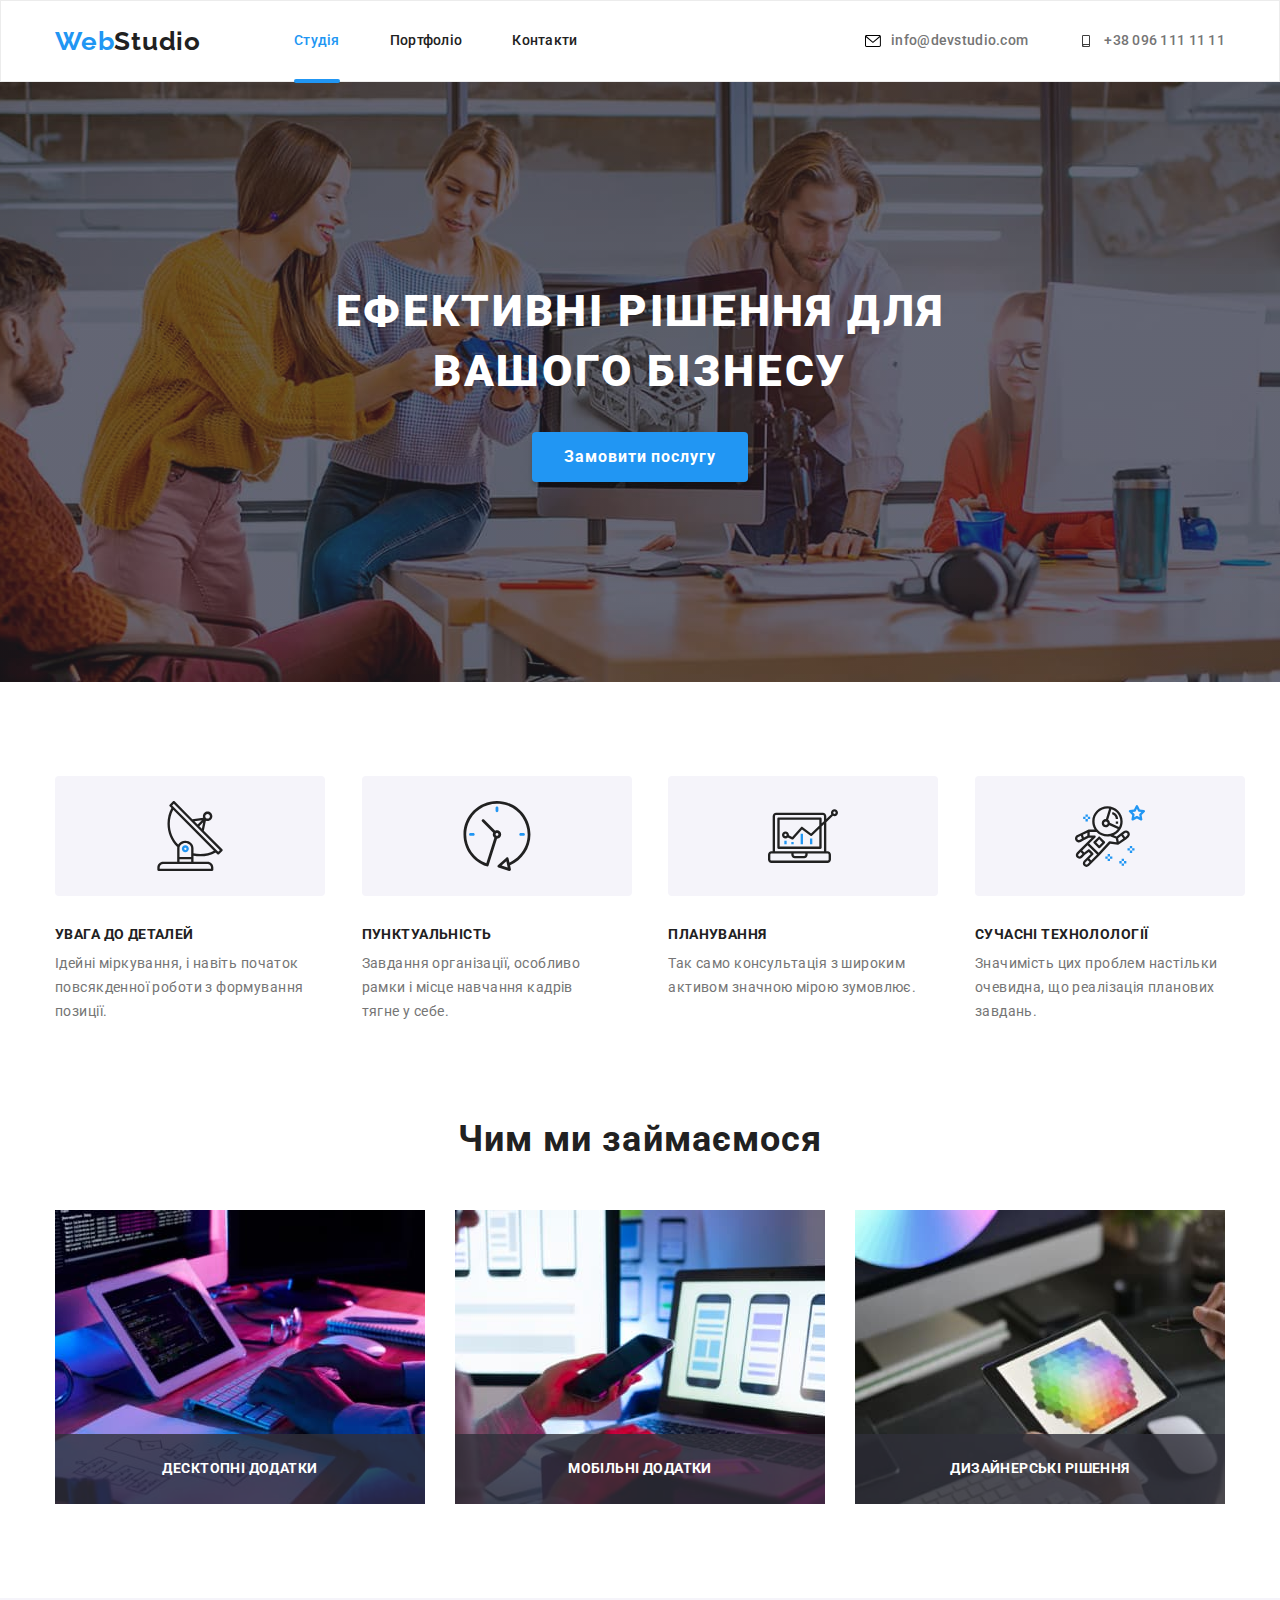
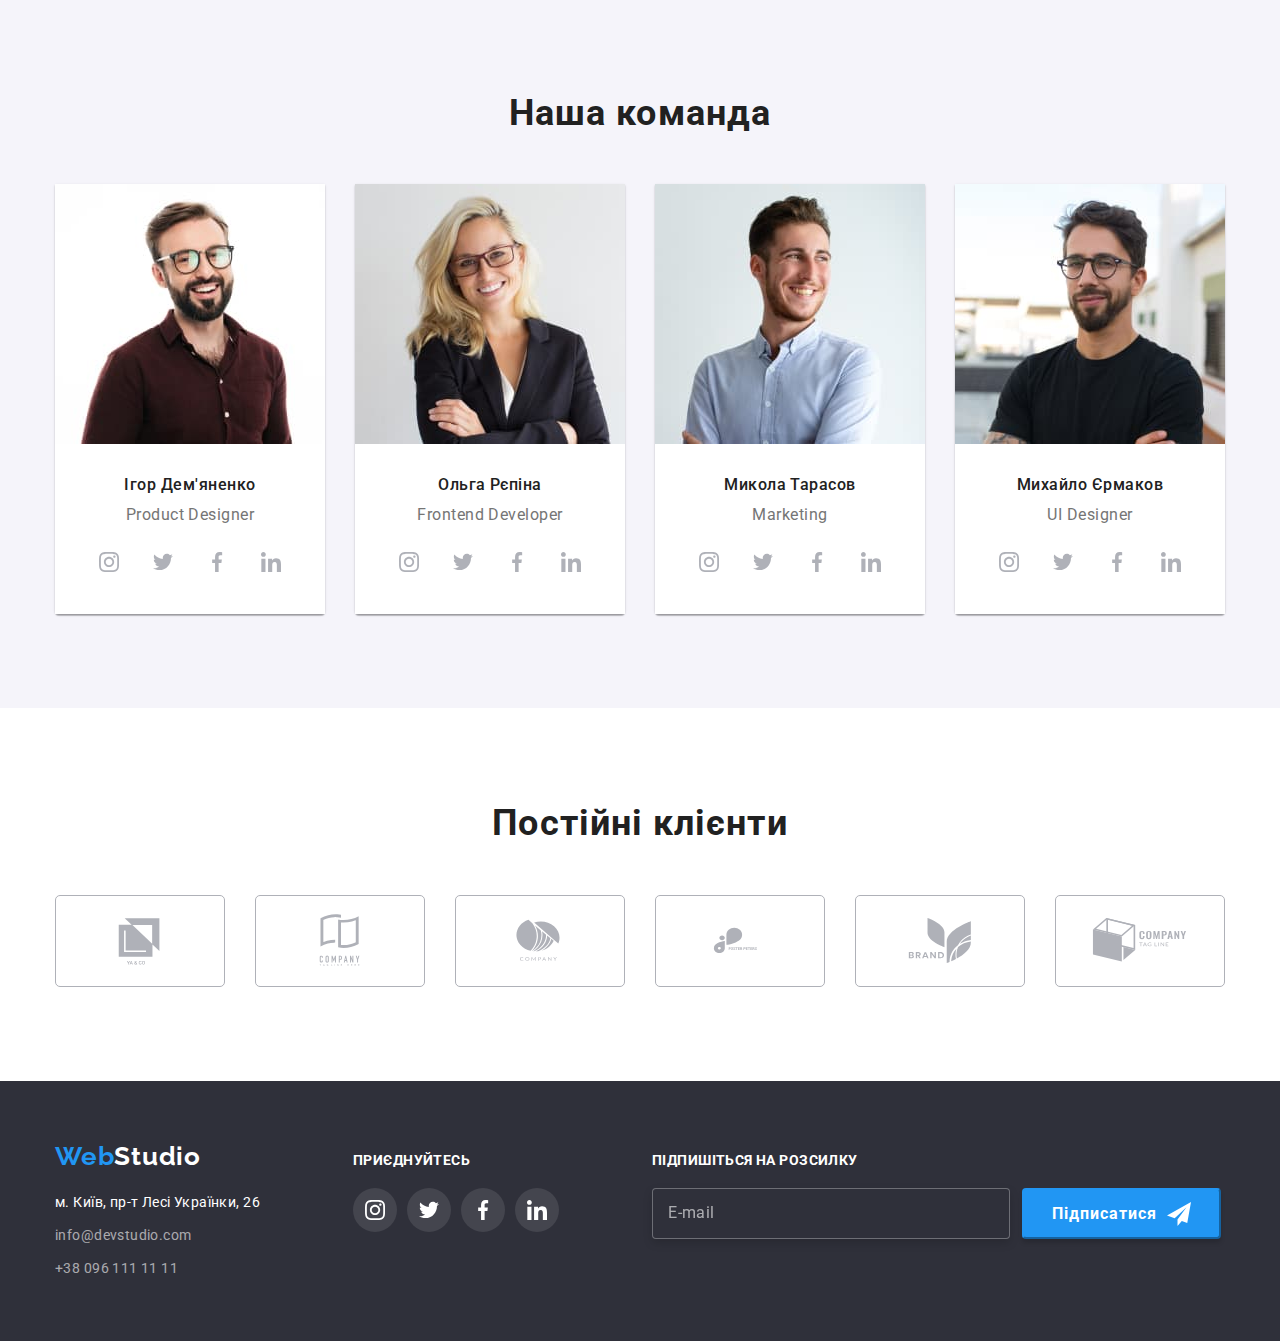
<file: index.html>
<!DOCTYPE html>
<html lang="uk">
  <head>
    <meta charset="UTF-8" />
    <meta http-equiv="X-UA-Compatible" content="IE=edge" />
    <meta name="viewport" content="width=device-width, initial-scale=1.0" />
    <title>WebStudio</title>
    <link rel="preconnect" href="https://fonts.googleapis.com" />
    <link rel="preconnect" href="https://fonts.gstatic.com" crossorigin />
    <link
      href="https://fonts.googleapis.com/css2?family=DotGothic16&family=PT+Sans+Narrow:wght@400;700&family=Raleway:wght@700&family=Roboto:wght@400;500;700;900&display=swap"
      rel="stylesheet"
    />
    <link
      rel="stylesheet"
      href="https://cdnjs.cloudflare.com/ajax/libs/modern-normalize/1.1.0/modern-normalize.min.css"
    />
    <link rel="stylesheet" href="./css/styles.css" />
  </head>

  <body>
    <!-- Шапка сайта -->
    <header class="page-header">
      <div class="container">
        <nav class="site-nav">
          <!-- Логотип -->
          <a href="./index.html" class="site-nav-logo link"
            >Web<span class="site-nav-logo-studio">Studio</span></a
          >
          <!-- Навигация сайта-->
          <ul class="site-nav-list list">
            <li class="site-nav-item">
              <a href="./index.html" class="link current">Студія</a>
            </li>
            <li class="site-nav-item"><a href="./portfolio.html" class="link">Портфоліо</a></li>
            <li class="site-nav-item"><a href="/" class="link">Контакти</a></li>
          </ul>
        </nav>
        <!-- Контакты -->
        <ul class="contact-list list">
          <li class="contact-list-item">
            <a href="mailto:info@devstudio.com" class="link">
              <svg width="16" height="12" class="contact-icon">
                <use href="./images/svg/icons.svg#icon-email"></use></svg
              >info@devstudio.com</a
            >
          </li>
          <li class="contact-list-item">
            <a href="tel:+380961111111" class="link">
              <svg width="16" height="12" class="contact-icon">
                <use href="./images/svg/icons.svg#icon-phone"></use></svg
              >+38 096 111 11 11</a
            >
          </li>
        </ul>
      </div>
    </header>

    <main>
      <!-- Герой -->

      <section class="hero">
        <div class="container">
          <h1 class="section-title">Ефективні рішення для вашого бізнесу</h1>
          <button type="button" class="hero-button" data-modal-open>Замовити послугу</button>
        </div>
      </section>

      <!-- Преимущества -->

      <section class="benefits">
        <div class="container">
          <h2 class="section-title visually-hidden">Наші переваги</h2>
          <ul class="benefits-list list">
            <li class="benefits-item">
              <div class="benefits-icon">
                <svg width="70" height="70">
                  <use href="./images/svg/icons.svg#icon-antenna"></use>
                </svg>
              </div>
              <h3 class="title">Увага до деталей</h3>
              <p class="descr">
                Ідейні міркування, і навіть початок повсякденної роботи з формування позиції.
              </p>
            </li>
            <li class="benefits-item">
              <div class="benefits-icon">
                <svg width="70" height="70">
                  <use href="./images/svg/icons.svg#icon-clock"></use>
                </svg>
              </div>
              <h3 class="title">Пунктуальність</h3>
              <p class="descr">
                Завдання організації, особливо рамки і місце навчання кадрів тягне у себе.
              </p>
            </li>
            <li class="benefits-item">
              <div class="benefits-icon">
                <svg width="70" height="70">
                  <use href="./images/svg/icons.svg#icon-diagram"></use>
                </svg>
              </div>
              <h3 class="title">Планування</h3>
              <p class="descr">Так само консультація з широким активом значною мірою зумовлює.</p>
            </li>
            <li class="benefits-item">
              <div class="benefits-icon">
                <svg width="70" height="70">
                  <use href="./images/svg/icons.svg#icon-astronaut"></use>
                </svg>
              </div>
              <h3 class="title">Сучасні Технолології</h3>
              <p class="descr">
                Значимість цих проблем настільки очевидна, що реалізація планових завдань.
              </p>
            </li>
          </ul>
        </div>
      </section>

      <!-- О нас -->

      <section class="about">
        <div class="container">
          <h2 class="section-title">Чим ми займаємося</h2>
          <ul class="about-list list">
            <li class="about-item">
              <img src="./images/img.jpg" width="370" alt="чоловік пише код" />
              <p class="about-item-descr">Десктопні додатки</p>
            </li>
            <li class="about-item">
              <img src="./images/img1.jpg" width="370" alt="мобільні інтерфейси" />
              <p class="about-item-descr">Мобільні додатки</p>
            </li>
            <li class="about-item">
              <img src="./images/img2.jpg" width="370" alt="людина обірає колір" />
              <p class="about-item-descr">Дизайнерські рішення</p>
            </li>
          </ul>
        </div>
      </section>

      <!-- Команда -->

      <section class="team">
        <div class="container">
          <h2 class="section-title">Наша команда</h2>
          <ul class="team-list list">
            <li class="team-list-item">
              <img
                src="./images/photo-team.jpg"
                class="team-img"
                width="270"
                alt="Ігор Дем'яненко"
              />
              <div class="team-card-text">
                <h3 class="title">Ігор Дем'яненко</h3>
                <p class="descr" lang="en">Product Designer</p>
                <ul class="social-list link">
                  <li class="list">
                    <a href="#" class="social-link link">
                      <svg width="20" height="20" class="social-icon">
                        <use href="./images/svg/icons.svg#icon-instagram"></use>
                      </svg>
                    </a>
                  </li>
                  <li class="list">
                    <a href="#" class="social-link link">
                      <svg width="20" height="20" class="social-icon">
                        <use href="./images/svg/icons.svg#icon-twitter"></use>
                      </svg>
                    </a>
                  </li>
                  <li class="list">
                    <a href="#" class="social-link link">
                      <svg width="20" height="20" class="social-icon">
                        <use href="./images/svg/icons.svg#icon-facebook"></use>
                      </svg>
                    </a>
                  </li>
                  <li class="list">
                    <a href="#" class="social-link link">
                      <svg width="20" height="20" class="social-icon">
                        <use href="./images/svg/icons.svg#icon-linkedin"></use>
                      </svg>
                    </a>
                  </li>
                </ul>
              </div>
            </li>

            <li class="team-list-item">
              <img src="./images/photo-team1.jpg" class="team-img" width="270" alt="Ольга Рєпіна" />
              <div class="team-card-text">
                <h3 class="title">Ольга Рєпіна</h3>
                <p class="descr" lang="en">Frontend Developer</p>
                <ul class="social-list link">
                  <li class="list">
                    <a href="#" class="social-link link">
                      <svg width="20" height="20" class="social-icon">
                        <use href="./images/svg/icons.svg#icon-instagram"></use>
                      </svg>
                    </a>
                  </li>
                  <li class="list">
                    <a href="#" class="social-link link">
                      <svg width="20" height="20" class="social-icon">
                        <use href="./images/svg/icons.svg#icon-twitter"></use>
                      </svg>
                    </a>
                  </li>
                  <li class="list">
                    <a href="#" class="social-link link">
                      <svg width="20" height="20" class="social-icon">
                        <use href="./images/svg/icons.svg#icon-facebook"></use>
                      </svg>
                    </a>
                  </li>
                  <li class="list">
                    <a href="#" class="social-link link">
                      <svg width="20" height="20" class="social-icon">
                        <use href="./images/svg/icons.svg#icon-linkedin"></use>
                      </svg>
                    </a>
                  </li>
                </ul>
              </div>
            </li>

            <li class="team-list-item">
              <img
                src="./images/photo-team2.jpg"
                class="team-img"
                width="270"
                alt="Микола Тарасов"
              />
              <div class="team-card-text">
                <h3 class="title">Микола Тарасов</h3>
                <p class="descr" lang="en">Marketing</p>
                <ul class="social-list link">
                  <li class="list">
                    <a href="#" class="social-link link">
                      <svg width="20" height="20" class="social-icon">
                        <use href="./images/svg/icons.svg#icon-instagram"></use>
                      </svg>
                    </a>
                  </li>
                  <li class="list">
                    <a href="#" class="social-link link">
                      <svg width="20" height="20" class="social-icon">
                        <use href="./images/svg/icons.svg#icon-twitter"></use>
                      </svg>
                    </a>
                  </li>
                  <li class="list">
                    <a href="#" class="social-link link">
                      <svg width="20" height="20" class="social-icon">
                        <use href="./images/svg/icons.svg#icon-facebook"></use>
                      </svg>
                    </a>
                  </li>
                  <li class="list">
                    <a href="#" class="social-link link">
                      <svg width="20" height="20" class="social-icon">
                        <use href="./images/svg/icons.svg#icon-linkedin"></use>
                      </svg>
                    </a>
                  </li>
                </ul>
              </div>
            </li>

            <li class="team-list-item">
              <img
                src="./images/photo-team3.jpg"
                class="team-img"
                width="270"
                alt="Михайло Єрмаков"
              />
              <div class="team-card-text">
                <h3 class="title">Михайло Єрмаков</h3>
                <p class="descr" lang="en">UI Designer</p>
                <ul class="social-list link">
                  <li class="list">
                    <a href="#" class="social-link link">
                      <svg width="20" height="20" class="social-icon">
                        <use href="./images/svg/icons.svg#icon-instagram"></use>
                      </svg>
                    </a>
                  </li>
                  <li class="list">
                    <a href="#" class="social-link link">
                      <svg width="20" height="20" class="social-icon">
                        <use href="./images/svg/icons.svg#icon-twitter"></use>
                      </svg>
                    </a>
                  </li>
                  <li class="list">
                    <a href="#" class="social-link link">
                      <svg width="20" height="20" class="social-icon">
                        <use href="./images/svg/icons.svg#icon-facebook"></use>
                      </svg>
                    </a>
                  </li>
                  <li class="list">
                    <a href="#" class="social-link link">
                      <svg width="20" height="20" class="social-icon">
                        <use href="./images/svg/icons.svg#icon-linkedin"></use>
                      </svg>
                    </a>
                  </li>
                </ul>
              </div>
            </li>
          </ul>
        </div>
      </section>

      <!-- Клиенты -->

      <section class="clients">
        <div class="container">
          <h2 class="section-title">Постійні клієнти</h2>

          <ul class="clients-list list">
            <li>
              <a href="#" class="clients-box link">
                <svg width="106" height="60" class="clients-img">
                  <use href="./images/svg/icons.svg#icon-client1"></use>
                </svg>
              </a>
            </li>
            <li>
              <a href="#" class="clients-box link">
                <svg width="106" height="60" class="">
                  <use href="./images/svg/icons.svg#icon-client2"></use>
                </svg>
              </a>
            </li>
            <li>
              <a href="#" class="clients-box link">
                <svg width="106" height="60" class="">
                  <use href="./images/svg/icons.svg#icon-client3"></use>
                </svg>
              </a>
            </li>
            <li>
              <a href="#" class="clients-box link">
                <svg width="106" height="60" class="">
                  <use href="./images/svg/icons.svg#icon-client4"></use>
                </svg>
              </a>
            </li>
            <li>
              <a href="#" class="clients-box link">
                <svg width="106" height="60" class="">
                  <use href="./images/svg/icons.svg#icon-client5"></use>
                </svg>
              </a>
            </li>
            <li>
              <a href="#" class="clients-box link">
                <svg width="106" height="60" class="">
                  <use href="./images/svg/icons.svg#icon-client6"></use>
                </svg>
              </a>
            </li>
          </ul>
        </div>
      </section>
    </main>

    <!-- Подвал сайта -->

    <footer class="footer">
      <div class="container">
        <div>
          <a href="./index.html" class="footer-logo"
            >Web<span class="footer-logo-studio">Studio</span></a
          >
          <address class="address">
            <ul class="footer-nav-list list">
              <li class="footer-nav-item">
                <a
                  href="https://goo.gl/maps/Brkv2MQzdbHGvLkJ7"
                  target="_blank"
                  rel="noopener noreferrer nofollow"
                  class="link-address link"
                  >м. Київ, пр-т Лесі Українки, 26</a
                >
              </li>
              <li class="footer-nav-item">
                <a class="link" href="mailto:info@devstudio.com">info@devstudio.com</a>
              </li>
              <li class="footer-nav-item">
                <a class="link" href="tel:+380961111111">+38 096 111 11 11</a>
              </li>
            </ul>
          </address>
        </div>

        <div>
          <p class="footer-social-title">приєднуйтесь</p>
          <ul class="footer-social-list">
            <li class="list">
              <a href="#" class="footer-social-item">
                <svg width="20" height="20" class="social-icon">
                  <use href="./images/svg/icons.svg#icon-instagram"></use>
                </svg>
              </a>
            </li>
            <li class="list">
              <a href="#" class="footer-social-item">
                <svg width="20" height="20" class="social-icon">
                  <use href="./images/svg/icons.svg#icon-twitter"></use>
                </svg>
              </a>
            </li>
            <li class="list">
              <a href="#" class="footer-social-item">
                <svg width="20" height="20" class="social-icon">
                  <use href="./images/svg/icons.svg#icon-facebook"></use>
                </svg>
              </a>
            </li>
            <li class="list">
              <a href="#" class="footer-social-item">
                <svg width="20" height="20" class="social-icon">
                  <use href="./images/svg/icons.svg#icon-linkedin"></use>
                </svg>
              </a>
            </li>
          </ul>
        </div>

        <div class="form">
          <p class="form-descr">Підпишіться на розсилку</p>
          <form name="subscribe-form" novalidate class="subscribe-form">
            <label for="email" class="subscribe-form-label"></label>
            <input type="email" name="email" placeholder="E-mail" class="subscribe-form-input" />
            <button type="submit" class="subscribe-form-btn">
              Підписатися<svg width="24" height="24" class="icon-send">
                <use href="./images/svg/icons.svg#icon-icon-send"></use>
              </svg>
            </button>
          </form>
        </div>
      </div>
    </footer>

    <!-- модальное окно -->

    <div class="backdrop is-hidden" data-modal>
      <div class="modal">
        <button class="btn-modal" data-modal-close>
          <svg width="14" height="14">
            <use href="./images/svg/icons.svg#icon-close-btn"></use>
          </svg>
        </button>

        <!--Заголовок формы-->
        <h4 class="form-modal__title">Залиште свої дані, ми вам передзвонимо</h4>

        <!-- Форма -->

        <form class="form-callback">
          <label for="name" class="form-callback__label">Ім'я</label>
          <div class="form-callback__field">
            <input
              class="form-callback__input"
              type="text"
              name="name"
              id="name"
              required
              minlength="3"
            />
            <svg width="13" height="13" class="form-callback__icon">
              <use href="./images/svg/icons.svg#icon-icon-name"></use>
            </svg>
          </div>

          <label for="phone" class="form-callback__label">Телефон</label>
          <div class="form-callback__field">
            <input class="form-callback__input" type="tel" name="phone" id="phone" required />
            <svg width="13" height="13" class="form-callback__icon">
              <use href="./images/svg/icons.svg#icon-icon-phone"></use>
            </svg>
          </div>

          <label for="email" class="form-callback__label">Пошта</label>
          <div class="form-callback__field">
            <input class="form-callback__input" type="email" name="email" id="email" required />
            <svg width="15" height="12" class="form-callback__icon">
              <use href="./images/svg/icons.svg#icon-icon-email"></use>
            </svg>
          </div>

          <label for="text" class="form-callback__label">Коментар</label>
          <textarea
            class="form-callback__comment"
            name="text"
            id="text"
            placeholder="Введіть текст"
          ></textarea>

          <div class="terms">
            <label class="checkbox-label">
              <input class="checkbox-input visually-hidden" type="checkbox" name="terms-checkbox" />
              <svg width="16" height="15" class="icon-check">
                <use href="./images/svg/icons.svg#icon-icon-check"></use>
              </svg>
              Погоджуюся з розсилкою та приймаю
              <a href="#" class="terms-of-link">Умови договору</a>
            </label>
          </div>

          <button class="form-callback__btn" type="submit">Відправити</button>
        </form>
      </div>
    </div>

    <script src="./js/modal.js"></script>
  </body>
</html>
</file>
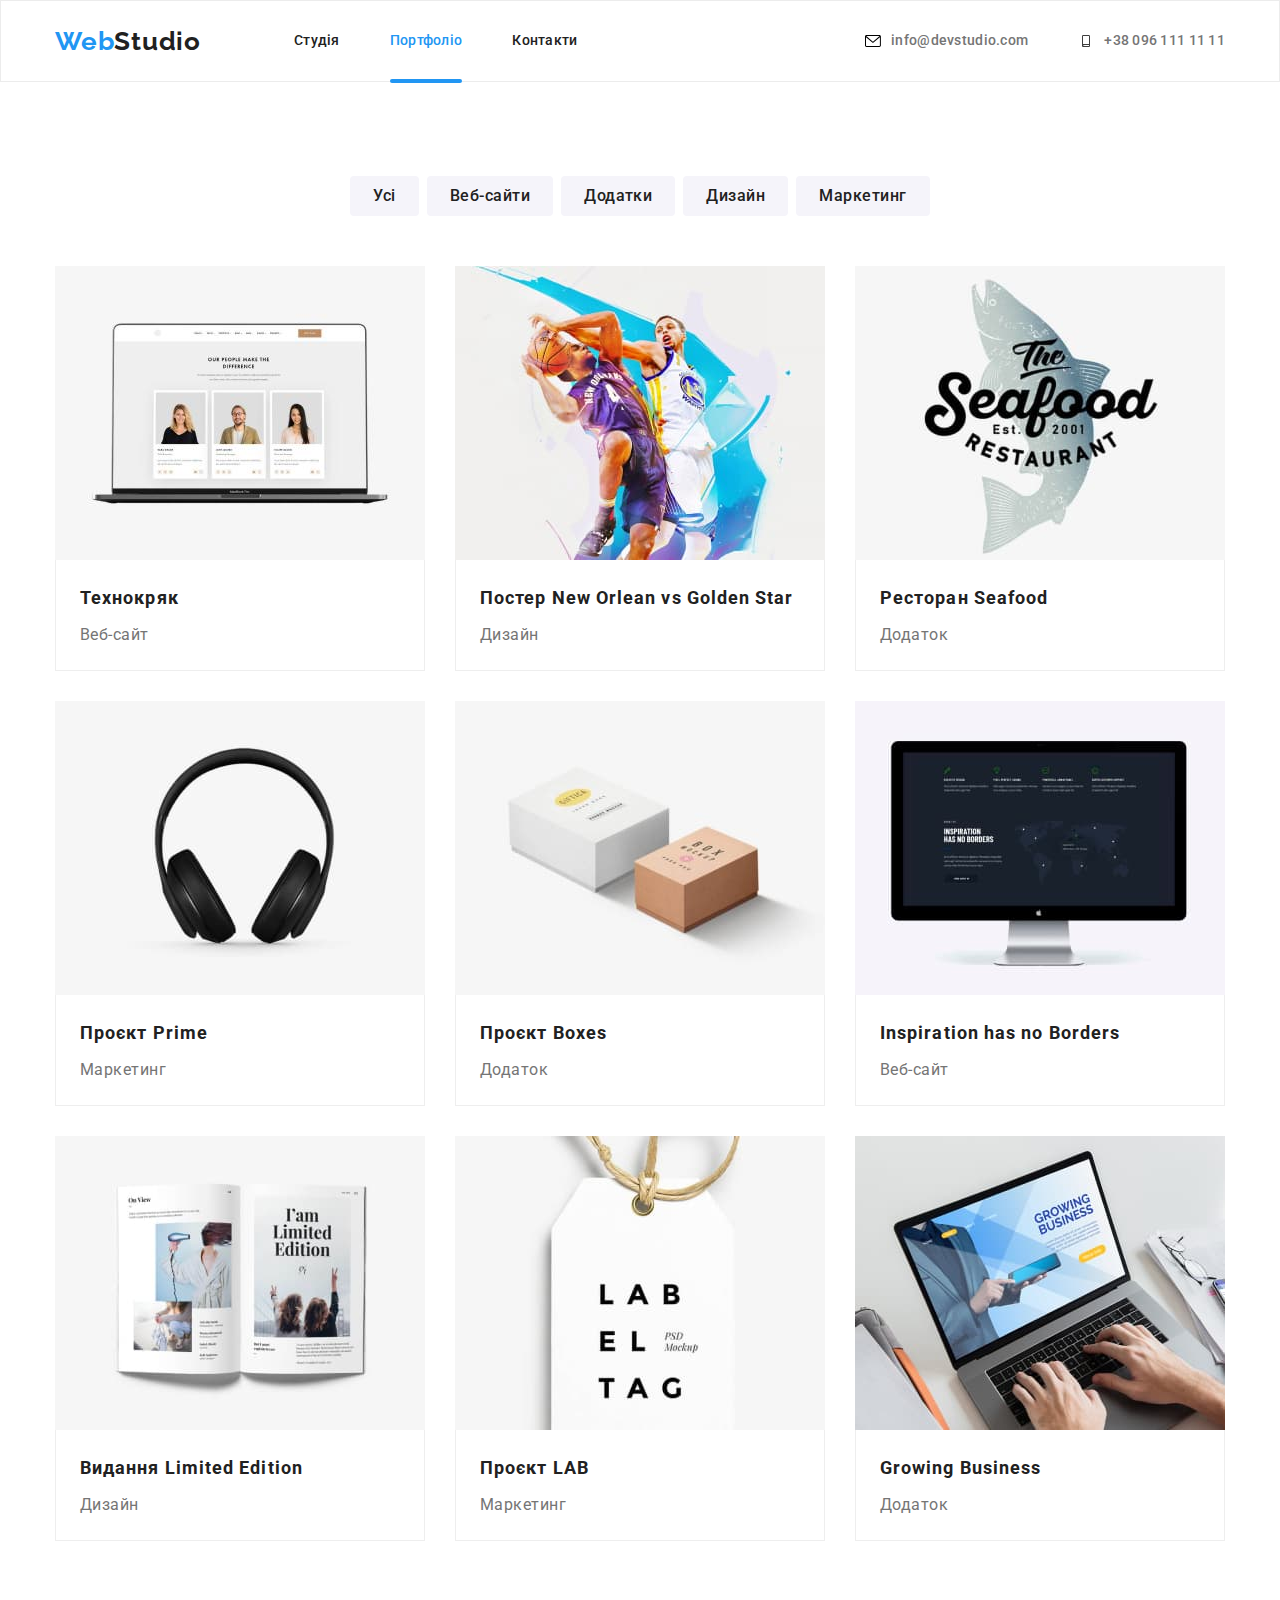
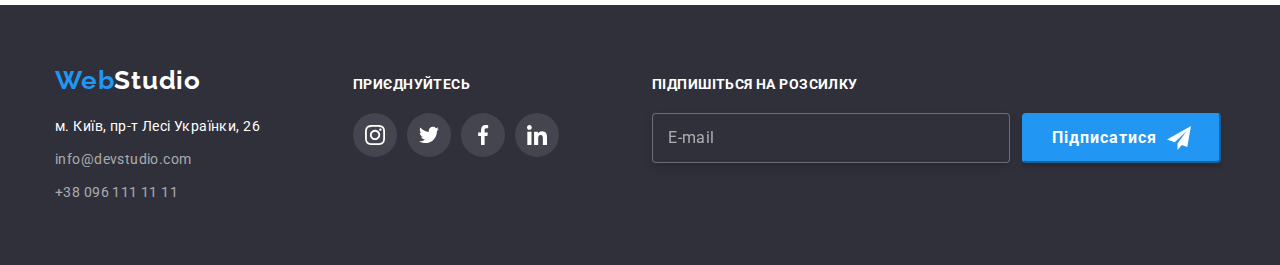
<file: portfolio.html>
<!DOCTYPE html>
<html lang="uk">
  <head>
    <meta charset="UTF-8" />
    <meta http-equiv="X-UA-Compatible" content="IE=edge" />
    <meta name="viewport" content="width=device-width, initial-scale=1.0" />
    <title>WebStudio</title>
    <link rel="preconnect" href="https://fonts.googleapis.com" />
    <link rel="preconnect" href="https://fonts.gstatic.com" crossorigin />
    <link
      href="https://fonts.googleapis.com/css2?family=DotGothic16&family=PT+Sans+Narrow:wght@400;700&family=Raleway:wght@700&family=Roboto:wght@400;500;700;900&display=swap"
      rel="stylesheet"
    />
    <link
      rel="stylesheet"
      href="https://cdnjs.cloudflare.com/ajax/libs/modern-normalize/1.1.0/modern-normalize.min.css"
    />
    <link rel="stylesheet" href="./css/styles.css" />
  </head>

  <body>
    <!-- Шапка сайта -->
    <header class="page-header">
      <div class="container">
        <nav class="site-nav">
          <!-- Логотип -->
          <a href="./index.html" class="site-nav-logo link"
            >Web<span class="site-nav-logo-studio">Studio</span></a
          >
          <!-- Навигация сайта-->
          <ul class="site-nav-list list">
            <li class="site-nav-item">
              <a href="./index.html" class="link">Студія</a>
            </li>
            <li class="site-nav-item">
              <a href="./portfolio.html" class="link current">Портфоліо</a>
            </li>
            <li class="site-nav-item"><a href="/" class="link">Контакти</a></li>
          </ul>
        </nav>
        <!-- Контакты -->
        <ul class="contact-list list">
          <li class="contact-list-item">
            <a href="mailto:info@devstudio.com" class="link">
              <svg width="16" height="12" class="contact-icon">
                <use href="./images/svg/icons.svg#icon-email"></use></svg
              >info@devstudio.com</a
            >
          </li>
          <li class="contact-list-item">
            <a href="tel:+380961111111" class="link">
              <svg width="16" height="12" class="contact-icon">
                <use href="./images/svg/icons.svg#icon-phone"></use></svg
              >+38 096 111 11 11</a
            >
          </li>
        </ul>
      </div>
    </header>

    <main>
      <section class="portfolio">
        <div class="container">
          <h1 class="visually-hidden">Портфоліо</h1>
          <!-- кнопки выбора -->
          <ul class="button-list">
            <li class="button-item">
              <button type="button" class="button-filter">Усі</button>
            </li>
            <li class="button-item">
              <button type="button" class="button-filter">Веб-сайти</button>
            </li>
            <li class="button-item">
              <button type="button" class="button-filter">Додатки</button>
            </li>
            <li class="button-item">
              <button type="button" class="button-filter">Дизайн</button>
            </li>
            <li class="button-item">
              <button type="button" class="button-filter">Маркетинг</button>
            </li>
          </ul>

          <!-- список продуктов -->

          <ul class="card-list">
            <li class="card-item list">
              <a href="/" target="_blank" rel="noopener nofollow" class="card-link link">
                <div class="product-thumb">
                  <img
                    src="./images/portfolio-page/site.jpg"
                    width="370"
                    alt="Дісплей компьютера на якому відображаються фото 3 людей"
                  />
                  <div class="product-overlay">
                    <p class="product-descr">
                      Ресурс пропонує комплексні пропозиції з різним рівнем функціоналу та сервісів.
                      Все це дозволить відвідувачу отримати вичерпні відомості про компанію чи
                      приватну особу.
                    </p>
                  </div>
                </div>
                <div class="card-text">
                  <h2 class="card-title">Технокряк</h2>
                  <p class="card-descr">Веб-сайт</p>
                </div>
              </a>
            </li>
            <li class="card-item list">
              <a href="/" target="_blank" rel="noopener nofollow" class="card-link link">
                <div class="product-thumb">
                  <img
                    src="./images/portfolio-page/design-neworlean.jpg"
                    width="370"
                    alt="Баскетболіст з м'ячем"
                  />
                  <div class="product-overlay">
                    <p class="product-descr">
                      Ресурс пропонує комплексні пропозиції з різним рівнем функціоналу та сервісів.
                      Все це дозволить відвідувачу отримати вичерпні відомості про компанію чи
                      приватну особу.
                    </p>
                  </div>
                </div>
                <div class="card-text">
                  <h2 class="card-title">Постер New Orlean vs Golden Star</h2>
                  <p class="card-descr">Дизайн</p>
                </div>
              </a>
            </li>
            <li class="card-item list">
              <a href="/" target="_blank" rel="noopener nofollow" class="card-link link">
                <div class="product-thumb">
                  <img
                    src="./images/portfolio-page/apps-seafood.jpg"
                    width="370"
                    alt="Рибний ресторан"
                  />
                  <div class="product-overlay">
                    <p class="product-descr">
                      Ресурс пропонує комплексні пропозиції з різним рівнем функціоналу та сервісів.
                      Все це дозволить відвідувачу отримати вичерпні відомості про компанію чи
                      приватну особу.
                    </p>
                  </div>
                </div>
                <div class="card-text">
                  <h2 class="card-title">Ресторан Seafood</h2>
                  <p class="card-descr">Додаток</p>
                </div>
              </a>
            </li>
            <li class="card-item list">
              <a href="/" target="_blank" rel="noopener nofollow" class="card-link link">
                <div class="product-thumb">
                  <img
                    src="./images/portfolio-page/marketing-prime.jpg"
                    width="370"
                    alt="музичні навушники"
                  />
                  <div class="product-overlay">
                    <p class="product-descr">
                      Ресурс пропонує комплексні пропозиції з різним рівнем функціоналу та сервісів.
                      Все це дозволить відвідувачу отримати вичерпні відомості про компанію чи
                      приватну особу.
                    </p>
                  </div>
                </div>
                <div class="card-text">
                  <h2 class="card-title">Проєкт Prime</h2>
                  <p class="card-descr">Маркетинг</p>
                </div>
              </a>
            </li>
            <li class="card-item list">
              <a href="/" target="_blank" rel="noopener nofollow" class="card-link link">
                <div class="product-thumb">
                  <img
                    src="./images/portfolio-page/apps-boxes.jpg"
                    width="370"
                    alt="Картонна коробка"
                  />
                  <div class="product-overlay">
                    <p class="product-descr">
                      Ресурс пропонує комплексні пропозиції з різним рівнем функціоналу та сервісів.
                      Все це дозволить відвідувачу отримати вичерпні відомості про компанію чи
                      приватну особу.
                    </p>
                  </div>
                </div>
                <div class="card-text">
                  <h2 class="card-title">Проєкт Boxes</h2>
                  <p class="card-descr">Додаток</p>
                </div>
              </a>
            </li>
            <li class="card-item list">
              <a href="/" target="_blank" rel="noopener nofollow" class="card-link link">
                <div class="product-thumb">
                  <img
                    src="./images/portfolio-page/site-inspiration.jpg"
                    width="370"
                    alt="зображення на моніторі"
                  />
                  <div class="product-overlay">
                    <p class="product-descr">
                      Ресурс пропонує комплексні пропозиції з різним рівнем функціоналу та сервісів.
                      Все це дозволить відвідувачу отримати вичерпні відомості про компанію чи
                      приватну особу.
                    </p>
                  </div>
                </div>
                <div class="card-text">
                  <h2 class="card-title">Inspiration has no Borders</h2>
                  <p class="card-descr">Веб-сайт</p>
                </div>
              </a>
            </li>
            <li class="card-item list">
              <a href="/" target="_blank" rel="noopener nofollow" class="card-link link">
                <div class="product-thumb">
                  <img
                    src="./images/portfolio-page/design-limited.jpg"
                    width="370"
                    alt="глянцевий журнал"
                  />
                  <div class="product-overlay">
                    <p class="product-descr">
                      Ресурс пропонує комплексні пропозиції з різним рівнем функціоналу та сервісів.
                      Все це дозволить відвідувачу отримати вичерпні відомості про компанію чи
                      приватну особу.
                    </p>
                  </div>
                </div>
                <div class="card-text">
                  <h2 class="card-title">Видання Limited Edition</h2>
                  <p class="card-descr">Дизайн</p>
                </div>
              </a>
            </li>
            <li class="card-item list">
              <a href="/" target="_blank" rel="noopener nofollow" class="card-link link">
                <div class="product-thumb">
                  <img
                    src="./images/portfolio-page/marketing-lab.jpg"
                    width="370"
                    alt="паперова бирка"
                  />
                  <div class="product-overlay">
                    <p class="product-descr">
                      Ресурс пропонує комплексні пропозиції з різним рівнем функціоналу та сервісів.
                      Все це дозволить відвідувачу отримати вичерпні відомості про компанію чи
                      приватну особу.
                    </p>
                  </div>
                </div>
                <div class="card-text">
                  <h2 class="card-title">Проєкт LAB</h2>
                  <p class="card-descr">Маркетинг</p>
                </div>
              </a>
            </li>
            <li class="card-item list">
              <a href="/" target="_blank" rel="noopener nofollow" class="card-link link">
                <div class="product-thumb">
                  <img
                    src="./images/portfolio-page/apps-growing.jpg"
                    width="370"
                    alt="людина друкує текст на клавіатурі"
                  />
                  <div class="product-overlay">
                    <p class="product-descr">
                      Ресурс пропонує комплексні пропозиції з різним рівнем функціоналу та сервісів.
                      Все це дозволить відвідувачу отримати вичерпні відомості про компанію чи
                      приватну особу.
                    </p>
                  </div>
                </div>
                <div class="card-text">
                  <h2 class="card-title">Growing Business</h2>
                  <p class="card-descr">Додаток</p>
                </div>
              </a>
            </li>
          </ul>
        </div>
      </section>
    </main>

    <!-- Подвал сайта -->

    <footer class="footer">
      <div class="container">
        <div>
          <a href="./index.html" class="footer-logo"
            >Web<span class="footer-logo-studio">Studio</span></a
          >
          <address class="address">
            <ul class="footer-nav-list list">
              <li class="footer-nav-item">
                <a
                  href="https://goo.gl/maps/Brkv2MQzdbHGvLkJ7"
                  target="_blank"
                  rel="noopener noreferrer nofollow"
                  class="link-address link"
                  >м. Київ, пр-т Лесі Українки, 26</a
                >
              </li>
              <li class="footer-nav-item">
                <a class="link" href="mailto:info@devstudio.com">info@devstudio.com</a>
              </li>
              <li class="footer-nav-item">
                <a class="link" href="tel:+380961111111">+38 096 111 11 11</a>
              </li>
            </ul>
          </address>
        </div>

        <div>
          <p class="footer-social-title">приєднуйтесь</p>
          <ul class="footer-social-list">
            <li class="list">
              <a href="#" class="footer-social-item">
                <svg width="20" height="20" class="social-icon">
                  <use href="./images/svg/icons.svg#icon-instagram"></use>
                </svg>
              </a>
            </li>
            <li class="list">
              <a href="#" class="footer-social-item">
                <svg width="20" height="20" class="social-icon">
                  <use href="./images/svg/icons.svg#icon-twitter"></use>
                </svg>
              </a>
            </li>
            <li class="list">
              <a href="#" class="footer-social-item">
                <svg width="20" height="20" class="social-icon">
                  <use href="./images/svg/icons.svg#icon-facebook"></use>
                </svg>
              </a>
            </li>
            <li class="list">
              <a href="#" class="footer-social-item">
                <svg width="20" height="20" class="social-icon">
                  <use href="./images/svg/icons.svg#icon-linkedin"></use>
                </svg>
              </a>
            </li>
          </ul>
        </div>

        <div class="form">
          <p class="form-descr">Підпишіться на розсилку</p>
          <form name="subscribe-form" novalidate class="subscribe-form">
            <label for="email" class="subscribe-form-label"></label>
            <input type="email" name="email" placeholder="E-mail" class="subscribe-form-input" />
            <button type="submit" class="subscribe-form-btn">
              Підписатися<svg width="24" height="24" class="icon-send">
                <use href="./images/svg/icons.svg#icon-icon-send"></use>
              </svg>
            </button>
          </form>
        </div>
      </div>
    </footer>
  </body>
</html>
</file>
<file: css/styles.css>
:root {
  --primary-bg-color--: #ffffff;
  --primary-text-color--: #212121;
  --secondary-text-color--: #757575;
  --accent-color--: #2196f3;
  --color-hero-section--: #2f303a;
  --white-color--: #ffffff;
  --footer-bg-color--: #2f303a;
  --header-border-color--: #ececec;
  --button-hover-color--: #188ce8;
  --color-team-section--: #f5f4fa;
  --icon-color--: #afb1b8;
  --footer-background-icon-color: rgba(255, 255, 255, 0.1);
  --product-thumb: rgba(33, 150, 243, 0.9);
  --about-item-desc-color--: rgba(47, 48, 58, 0.8);
  --backdrop-color--: rgba(0, 0, 0, 0.2);
}

body {
  background-color: var(--primary-bg-color--);
  font-family: 'Roboto', sans-serif;
  color: var(--primary-text-color--);
}

.container {
  max-width: 100%;
  width: 1200px;
  margin: 0 auto;
  padding-left: 15px;
  padding-right: 15px;
}

.list {
  list-style-type: none;
  margin: 0;
  padding: 0;
}

.link {
  text-decoration: none;
}

ul {
  padding: 0;
  margin: 0;
}

img {
  display: block;
  max-width: 100%;
  height: auto;
}

p {
  margin: 0;
}

/* шапка сайта */
/* лого сайта */

.page-header {
  border-bottom: var(--header-border-color--);
  border: 1px solid var(--header-border-color--);
}
.page-header .container {
  display: flex;
  align-items: center;
}

.site-nav {
  display: flex;
  align-items: center;
}

.site-nav-logo {
  color: var(--accent-color--);
  font-family: 'Raleway', sans-serif;
  font-weight: 700;
  font-size: 26px;
  line-height: 1.19;
  letter-spacing: 0.03em;
}
.site-nav-logo-studio {
  color: var(--primary-text-color--);
}

/* навигация сайта */
.site-nav-list {
  display: flex;
  gap: 50px;
  margin-left: 93px;
}

.site-nav-item {
  position: relative;
}

.site-nav-item .link {
  display: block;
  padding: 32px 0;
  text-decoration: none;
  color: var(--primary-text-color--);
  font-weight: 500;
  font-size: 14px;
  line-height: 1.14;
  letter-spacing: 0.02em;
  transition: color 250ms cubic-bezier(0.4, 0, 0.2, 1);
}

/* подчеркивание активного элемента меню */

.site-nav-item .current::after {
  position: absolute;
  bottom: -2px;
  left: 0;
  content: '';
  display: inline-block;
  width: 100%;
  height: 4px;
  background: var(--accent-color--);
  border-radius: 2px;
  opacity: 1;
}

/* контакты в header */
.contact-list {
  display: flex;
  gap: 50px;
  margin-left: auto;
  align-items: center;
}

.contact-list .link {
  display: flex;
  align-items: center;
  gap: 10px;
  text-decoration: none;
  font-weight: 500;
  font-size: 14px;
  line-height: 1.14;
  letter-spacing: 0.02em;
  color: var(--secondary-text-color--);
  padding: 32px 0;
  transition: color 250ms cubic-bezier(0.4, 0, 0.2, 1);
}

.site-nav-list .link:hover,
.contact-list .link:hover,
.site-nav-list .link:focus,
.contact-list .link:focus {
  color: var(--accent-color--);
  fill: currentColor;
}
.site-nav-list .current {
  color: var(--accent-color--);
}

/* Секция Hero */
.hero {
  background-image: linear-gradient(to right, rgba(47, 48, 58, 0.4), rgba(47, 48, 58, 0.4)),
    url(../images/hero-Img.jpg);
  background-size: cover;
  background-position: center;
  background-repeat: no-repeat;
  background-color: var(--color-hero-section--);
  text-align: center;
  height: 600px;
  padding-top: 200px;
  padding-bottom: 200px;
  max-width: 1600px;
  margin: 0 auto;
}

.hero .section-title {
  width: 700px;
  font-weight: 900;
  font-size: 44px;
  line-height: 1.36;
  text-align: center;
  letter-spacing: 0.06em;
  text-transform: uppercase;
  color: var(--white-color--);
  margin: 0 auto 30px auto;
  margin-bottom: 30px;
}

.hero-button {
  font-family: inherit;
  font-weight: 700;
  font-size: 16px;
  line-height: 1.87;
  text-align: center;
  letter-spacing: 0.06em;
  color: var(--white-color--);
  background-color: var(--accent-color--);
  padding: 10px 32px;
  border-radius: 4px;
  border: 0;
  box-shadow: 0px 4px 4px rgba(0, 0, 0, 0.15);
  cursor: pointer;
  transition: background-color 250ms cubic-bezier(0.4, 0, 0.2, 1);
}

.hero-button:hover,
.hero-button:focus {
  background-color: var(--button-hover-color--);
}

/* Заголовки секций */

.section-title {
  font-weight: 700;
  font-size: 36px;
  line-height: 1.17;
  text-align: center;
  letter-spacing: 0.03em;
  color: var(--primary-text-color--);
  margin-top: 0px;
}

/* Преимущества */

.benefits {
  padding-top: 94px;
  padding-bottom: 94px;
}

.visually-hidden {
  position: absolute;
  white-space: nowrap;
  width: 1px;
  height: 1px;
  overflow: hidden;
  border: 0;
  padding: 0;
  clip: rect(0 0 0 0);
  clip-path: inset(50%);
  margin: -1px;
}

.benefits-list {
  display: flex;
  justify-content: space-between;
}

.benefits .benefits-item {
  width: 250px;
}

.benefits-icon {
  width: 270px;
  height: 120px;
  margin-bottom: 30px;
  background-color: var(--color-team-section--);
  display: flex;
  align-items: center;
  justify-content: center;
  border-radius: 4px;
}

.benefits-list .title {
  font-weight: 700;
  font-size: 14px;
  line-height: 1.17;
  letter-spacing: 0.03em;
  text-transform: uppercase;
  color: var(--primary-text-color--);
  margin-bottom: 10px;
  margin-top: 0;
}

.benefits-list .descr {
  font-size: 14px;
  line-height: 1.7;
  letter-spacing: 0.03em;
  color: var(--secondary-text-color--);
  margin-bottom: 0;
  margin-top: 0;
}

/* О нас */

.about {
  padding-bottom: 94px;
}

.about .section-title {
  margin-bottom: 50px;
}

.about-list {
  display: flex;
  justify-content: space-between;
}

.about-item {
  position: relative;
}

.about-item-descr {
  position: absolute;
  bottom: 0;
  display: inline-block;
  width: 100%;
  padding: 27px 0;
  margin: 0;
  font-weight: 700;
  font-size: 14px;
  line-height: 1.14;
  letter-spacing: 0.03em;
  text-transform: uppercase;
  text-align: center;
  color: var(--primary-bg-color--);
  background-color: var(--about-item-desc-color--);
}

/* Команда */

.team {
  padding-top: 94px;
  padding-bottom: 94px;
  background: var(--color-team-section--);
}

.team .section-title {
  margin-bottom: 50px;
}

.team-list {
  display: flex;
  justify-content: space-between;
}

.team .title {
  font-weight: 500;
  font-size: 16px;
  line-height: 1.35;
  text-align: center;
  letter-spacing: 0.03em;
  color: var(--primary-text-color--);
  margin-top: 0;
  margin-bottom: 10px;
}

.team .descr {
  font-size: 16px;
  line-height: 1.18;
  text-align: center;
  letter-spacing: 0.03em;
  color: var(--secondary-text-color--);
  margin-top: 0;
  margin-bottom: 16px;
}

.team-card-text {
  background-color: #fff;
  padding: 30px;
}

.team-list-item {
  background-color: var(--white-color--);
  box-shadow: 0px 1px 3px rgba(0, 0, 0, 0.12), 0px 1px 1px rgba(0, 0, 0, 0.14),
    0px 2px 1px rgba(0, 0, 0, 0.2);
  border-radius: 0px 0px 4px 4px;
}

/* social */

.social-list {
  display: flex;
  gap: 10px;
  align-items: center;
  justify-content: center;
}

.social-link {
  width: 44px;
  height: 44px;
  border-radius: 50%;
  display: flex;
  align-items: center;
  justify-content: center;
  fill: var(--icon-color--);
  background-color: var(--primary-bg-color--);
  transition-property: background-color, fill;
  transition-duration: 250ms;
  transition-timing-function: cubic-bezier(0.4, 0, 0.2, 1);
}

.social-link:hover,
.social-link:focus {
  background-color: var(--accent-color--);
  fill: var(--primary-bg-color--);
}

/* Клиенты */

.clients {
  padding: 94px 0 94px;
}

.section-title {
  margin-bottom: 50px;
}

.clients-list {
  display: flex;
  align-items: center;
  justify-content: center;
  gap: 30px;
}

.clients-box {
  width: 170px;
  height: 92px;
  border: 1px solid #afb1b8;
  border-radius: 5px;
  display: flex;
  align-items: center;
  justify-content: center;
  fill: var(--icon-color--);
  transition-property: border-color, fill;
  transition-duration: 250ms;
  transition-timing-function: cubic-bezier(0.4, 0, 0.2, 1);
}

.clients-box:hover,
.clients-box:focus {
  border-color: var(--accent-color--);
  fill: var(--accent-color--);
}

/* Подвал сайта */

.footer {
  background-color: var(--footer-bg-color--);
  padding-top: 60px;
  padding-bottom: 60px;
}

.footer > .container {
  display: flex;
  align-items: baseline;
  gap: 93px;
}

.footer-logo {
  color: var(--accent-color--);
  text-decoration: none;
  font-family: 'Raleway', sans-serif;
  font-weight: 700;
  font-size: 26px;
  line-height: 1.17;
  letter-spacing: 0.03em;
  display: inline-block;
  margin-top: 0;
  margin-bottom: 20px;
}
.footer-logo-studio {
  color: var(--white-color--);
  margin-top: 0;
}

.footer-nav-list {
  margin-top: 0;
  margin-bottom: 0;
}

.footer .footer-nav-item:not(:last-child) {
  margin-bottom: 9px;
}

.footer .link {
  font-style: normal;
  text-decoration: none;
  font-size: 14px;
  line-height: 1.71;
  letter-spacing: 0.03em;
  color: rgba(255, 255, 255, 0.6);
  display: inline-block;
  margin-top: 0;
  transition: color 250ms cubic-bezier(0.4, 0, 0.2, 1);
}

.address .link-address {
  font-style: normal;
  font-weight: 400;
  font-size: 14px;
  line-height: 1.71;
  letter-spacing: 0.03em;
  color: var(--white-color--);
  text-decoration: none;
  margin-top: 0;
  transition: color 250ms cubic-bezier(0.4, 0, 0.2, 1);
}

.address .link-address:hover,
.footer-nav-list .link:hover,
.footer-nav-list .link:focus {
  color: var(--accent-color--);
}

.footer-social-title {
  font-weight: 700;
  font-size: 14px;
  line-height: 1.14;
  letter-spacing: 0.03em;
  text-transform: uppercase;
  color: var(--white-color--);
  margin: 0;
  margin-bottom: 20px;
}

.footer-social-list {
  display: flex;
  align-items: center;
  justify-content: center;
  gap: 10px;
}

.footer-social-item {
  width: 44px;
  height: 44px;
  border-radius: 50%;
  display: flex;
  align-items: center;
  justify-content: center;
  background-color: var(--footer-background-icon-color);
  fill: var(--primary-bg-color--);
  transition-property: background-color;
  transition-duration: 250ms;
  transition-timing-function: cubic-bezier(0.4, 0, 0.2, 1);
}

.footer-social-item:hover,
.footer-social-item:focus {
  background-color: var(--accent-color--);
}

/* Form */

.subscribe-form {
  display: flex;
}

.form-descr {
  font-weight: 700;
  font-size: 14px;
  line-height: 1.14;
  letter-spacing: 0.03em;
  text-transform: uppercase;
  color: var(--primary-bg-color--);
  margin-bottom: 20px;
}

.subscribe-form-input {
  margin-right: 12px;
  padding: 15px;
  width: 358px;
  background-color: var(--footer-bg-color--);
  border: 1px solid rgba(255, 255, 255, 0.3);
  filter: drop-shadow(0px 4px 4px rgba(0, 0, 0, 0.15));
  border-radius: 4px;
}

.subscribe-form-input::placeholder {
  font-weight: 400;
  font-size: 16px;
  line-height: 1.25px;
  letter-spacing: 0.03em;
  color: rgba(255, 255, 255, 0.6);
}

.subscribe-form-btn {
  display: flex;
  align-items: center;
  gap: 10px;
  background: var(--accent-color--);
  box-shadow: 0px 4px 4px rgba(0, 0, 0, 0.15);
  border-radius: 4px;
  border-color: var(--accent-color--);
  padding: 10px 28px 10px 28px;
  font-weight: 700;
  font-size: 16px;
  line-height: 1.25;
  letter-spacing: 0.06em;
  color: var(--primary-bg-color--);
  cursor: pointer;
  transition: background-color 250ms cubic-bezier(0.4, 0, 0.2, 1);
}

.subscribe-form-btn:hover,
.subscribe-form-btn:focus {
  background-color: var(--button-hover-color--);
}

.icon-send {
  fill: var(--primary-bg-color--);
}

/* Модальное окно */
.backdrop {
  position: fixed;
  top: 0;
  left: 0;
  width: 100%;
  height: 100%;
  background-color: var(--backdrop-color--);
  opacity: 1;
  transition: opacity 250ms cubic-bezier(0.4, 0, 0.2, 1);
  display: flex;
  align-items: center;
  justify-content: center;
  overflow: scroll;
}

.is-hidden {
  opacity: 0;
  pointer-events: none;
  visibility: hidden;
  scale: 0;
}

.backdrop.is-hidden .modal {
  scale: 0;
}

.backdrop .modal {
  position: absolute;
  width: 528px;
  min-height: 581px;
  padding: 40px;
  background-color: var(--primary-bg-color--);
  box-shadow: 0px 1px 3px rgba(0, 0, 0, 0.12), 0px 1px 1px rgba(0, 0, 0, 0.14),
    0px 2px 1px rgba(0, 0, 0, 0.2);
  border-radius: 4px;
  scale: 1;
  transition: scale 250ms cubic-bezier(0.4, 0, 0.2, 1);
}

.btn-modal {
  position: absolute;
  top: 8px;
  right: 8px;
  display: flex;
  align-items: center;
  justify-content: center;
  width: 30px;
  height: 30px;
  border-radius: 50%;
  cursor: pointer;
  background: transparent;
  border: 1px solid rgba(0, 0, 0, 0.1);
  transition: border-color 250ms cubic-bezier(0.4, 0, 0.2, 1),
    fill 250ms cubic-bezier(0.4, 0, 0.2, 1);
}

.btn-modal:hover,
.btn-modal:focus {
  border-color: var(--accent-color--);
  fill: var(--accent-color--);
}

body.modal-open {
  overflow: hidden;
}

/* form-modal */

.form-modal__title {
  margin-bottom: 12px;
  font-weight: 700;
  font-size: 20px;
  line-height: 23px;
  text-align: center;
  letter-spacing: 0.03em;
  color: var(--primary-text-color--);
}

.form-callback {
}

.form-callback__label {
  display: block;
  font-weight: 400;
  font-size: 12px;
  line-height: 14px;
  letter-spacing: 0.01em;
  color: var(--secondary-text-color--);
  margin-bottom: 4px;
  cursor: pointer;
}

.form-callback__field {
  position: relative;
  margin-bottom: 10px;
}

.form-callback__input {
  height: 40px;
  width: 100%;
  padding: 0 10px 0 42px;
  border: 1px solid rgba(33, 33, 33, 0.2);
  border-radius: 4px;
}

.form-callback__field::placeholder {
  font-weight: 400;
  font-size: 12px;
  line-height: 14px;
  letter-spacing: 0.01em;
  color: rgba(117, 117, 117, 0.5);
}

.form-callback__icon {
  position: absolute;
  top: 50%;
  left: 15px;
  transform: translateY(-50%);
}

.form-callback__input:hover {
  border-color: var(--accent-color--);
  transition: border-color 250ms cubic-bezier(0.4, 0, 0.2, 1);
}
.form-callback__field:hover .form-icon {
  fill: var(--accent-color--);
  transition: fill 250ms cubic-bezier(0.4, 0, 0.2, 1);
}

.form-callback__input:focus {
  border-color: var(--accent-color--);
  outline: none;
}
.form-callback__input:focus + .form-callback__icon {
  fill: var(--accent-color--);
}

.form-callback__comment {
  width: 100%;
  height: 120px;
  margin-bottom: 20px;
  padding: 12px 16px;
  border: 1px solid rgba(33, 33, 33, 0.2);
  border-radius: 4px;
  resize: none;
}

.form-callback__comment:hover,
.form-callback__comment:focus {
  border-color: var(--accent-color--);
  outline: none;
}

/* checkbox */

.terms {
  display: flex;
  justify-content: center;
  align-items: baseline;
  margin-bottom: 30px;
  position: relative;
}

.checkbox-input {
  appearance: none;
}

.checkbox-label {
  position: relative;
  padding-left: 31px;
  font-weight: 400;
  font-size: 14px;
  line-height: 24px;
  letter-spacing: 0.03em;
  color: var(--secondary-text-color--);
  cursor: pointer;
}

.icon-check {
  position: absolute;
  top: 50%;
  left: 0;
  transform: translateY(-50%);
  fill: transparent;
  border: 2px solid var(--primary-text-color--);
  border-radius: 2px;
}

.checkbox-input:checked + .icon-check {
  fill: var(--primary-bg-color--);
  background-color: var(--accent-color--);
  border: none;
}

.terms-of-link {
  font-weight: 400;
  font-size: 14px;
  line-height: 24px;
  letter-spacing: 0.03em;
  color: var(--accent-color--);
}

.form-callback__btn {
  margin: 0 auto;
  display: block;
  width: 200px;
  padding: 10px 0;
  background: var(--accent-color--);
  box-shadow: 0px 4px 4px rgba(0, 0, 0, 0.15);
  border-radius: 4px;
  border: none;
  font-weight: 700;
  font-size: 16px;
  line-height: 1.87;
  letter-spacing: 0.06em;
  cursor: pointer;
  color: var(--primary-bg-color--);
  transition: background-color 250ms cubic-bezier(0.4, 0, 0.2, 1);
}

.form-callback-btn:hover,
.form-callback-btn:focus {
  background-color: var(--button-hover-color--);
}

/* Portfolio Page  */

.portfolio {
  padding-bottom: 94px;
  padding-top: 94px;
}

/* кнопки выбора */

.button-list {
  list-style-type: none;
  display: flex;
  gap: 8px;
  justify-content: center;
  margin-top: 0;
  margin-bottom: 50px;
  padding-left: 0px;
}

.button-filter {
  font-family: inherit;
  font-weight: 500;
  font-size: 16px;
  line-height: 1.62;
  text-align: center;
  letter-spacing: 0.03em;
  color: var(--primary-text-color--);
  background-color: var(--color-team-section--);
  cursor: pointer;
  border: 1px solid transparent;
  border-radius: 4px;
  padding: 6px 22px;
  transition: color 250ms, background-color 250ms, box-shadow 250ms cubic-bezier(0.4, 0, 0.2, 1);
}

.button-filter:hover,
.button-filter:focus {
  color: var(--primary-bg-color--);
  background-color: var(--accent-color--);
  box-shadow: 0px 3px 1px rgba(0, 0, 0, 0.1), 0px 1px 2px rgba(0, 0, 0, 0.08),
    0px 2px 2px rgba(0, 0, 0, 0.12);
}

/* Card-list */
/* список продуктов */

.card-list {
  display: flex;
  flex-wrap: wrap;
  gap: 30px;
  padding-left: 0px;
  margin: 0 -30px -30px 0;
}

.card-item {
  background: var(--primary-bg-color--);
  width: 370px;
}

.product-thumb {
  position: relative;
  overflow: hidden;
}

.product-overlay {
  position: absolute;
  top: 0;
  left: 0;
  width: 100%;
  height: 100%;
  background-color: var(--product-thumb);
  font-size: 18px;
  line-height: 1.55;
  letter-spacing: 0.03em;
  color: var(--primary-bg-color--);
  padding: 63px 24px;
  transform: translateY(100%);
  transition: transform 250ms cubic-bezier(0.4, 0, 0.2, 1);
}

.card-link:hover .product-overlay,
.card-link:focus .product-overlay {
  transform: translateY(0);
}

.card-item .card-text {
  padding: 20px 24px;
  background: var(--primary-bg-color--);
  border: 1px solid #eeeeee;
  border-top: none;
}

.card-title {
  font-weight: 700;
  font-size: 18px;
  line-height: 2;
  letter-spacing: 0.06em;
  color: var(--primary-text-color--);
  margin-top: 0;
  margin-bottom: 4px;
}

.card-descr {
  font-size: 16px;
  line-height: 1.87;
  letter-spacing: 0.03em;
  color: var(--secondary-text-color--);
  margin: 0;
  padding: 0;
}

.card-link:hover,
.card-link:focus {
  display: block;
  box-shadow: 0px 1px 1px rgba(0, 0, 0, 0.12), 0px 4px 4px rgba(0, 0, 0, 0.06),
    1px 4px 6px rgba(0, 0, 0, 0.16);
  transition: box-shadow 250ms cubic-bezier(0.4, 0, 0.2, 1);
}
</file>
